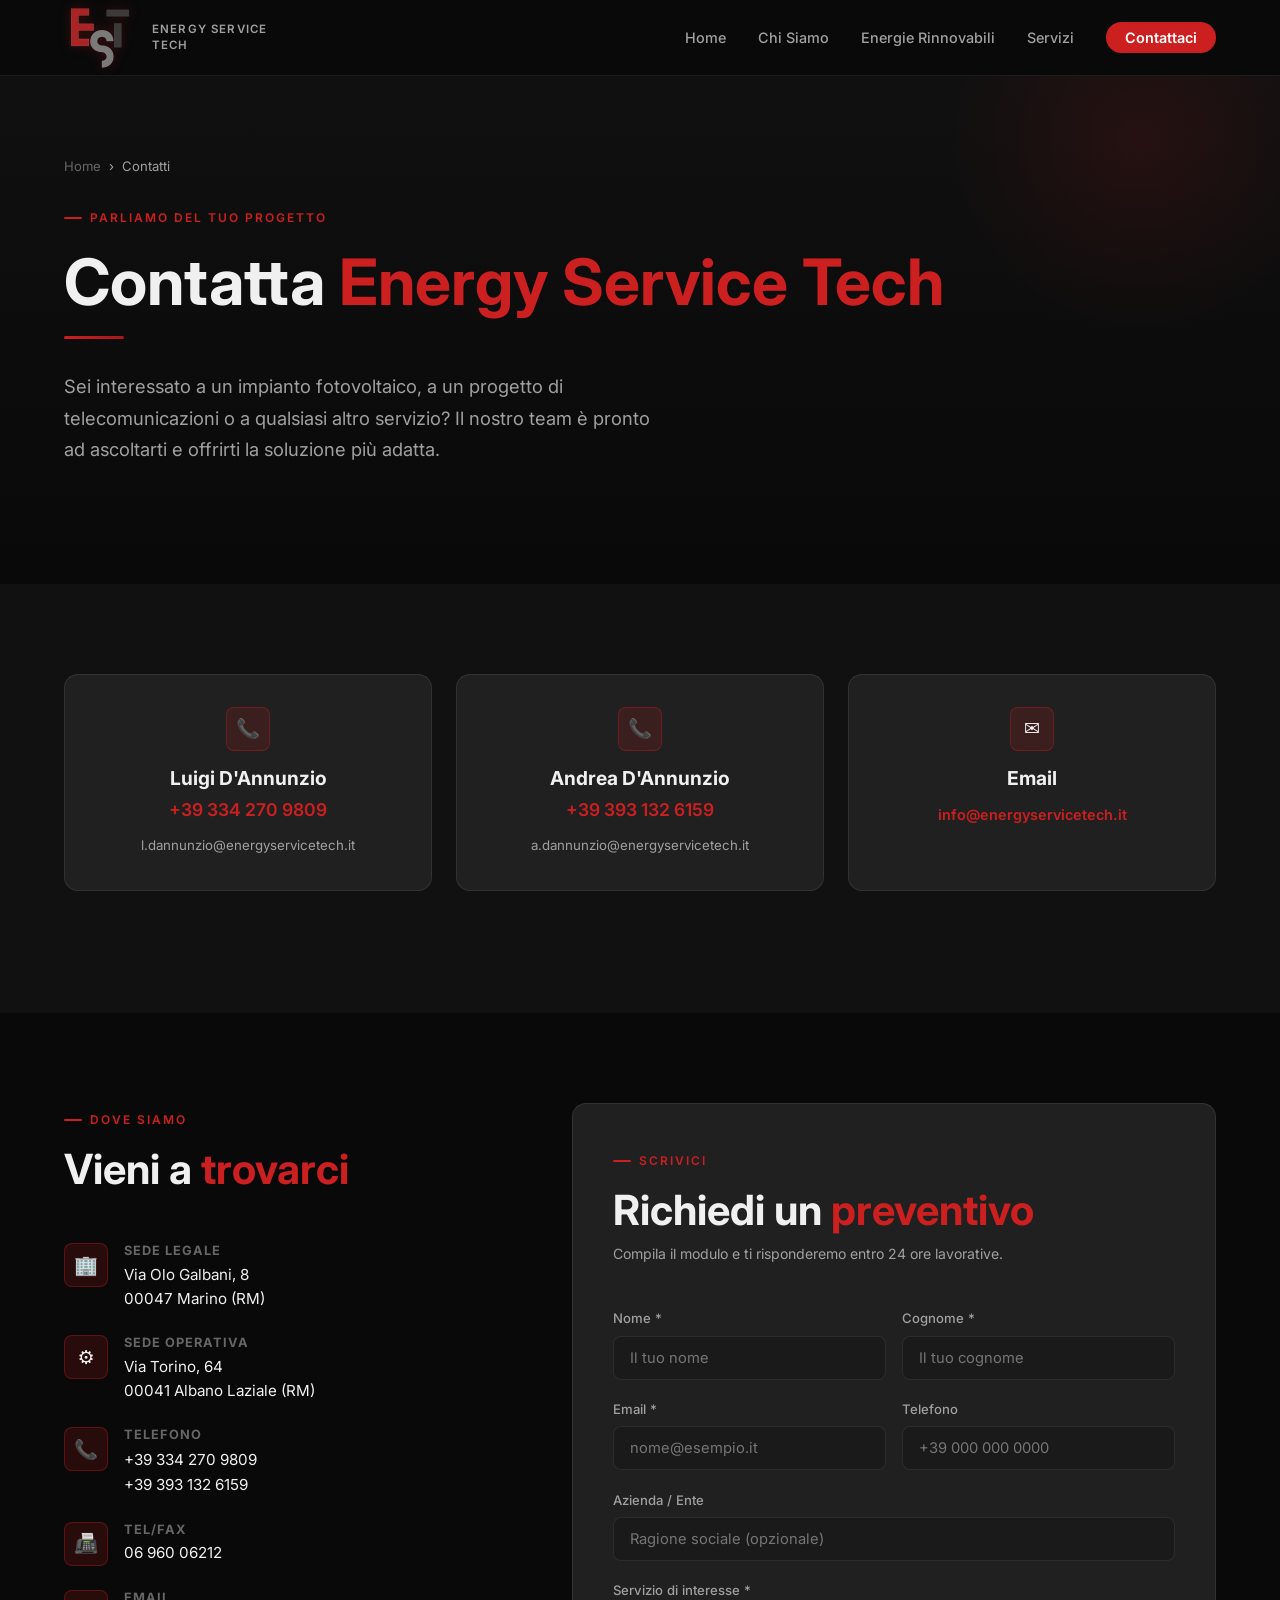
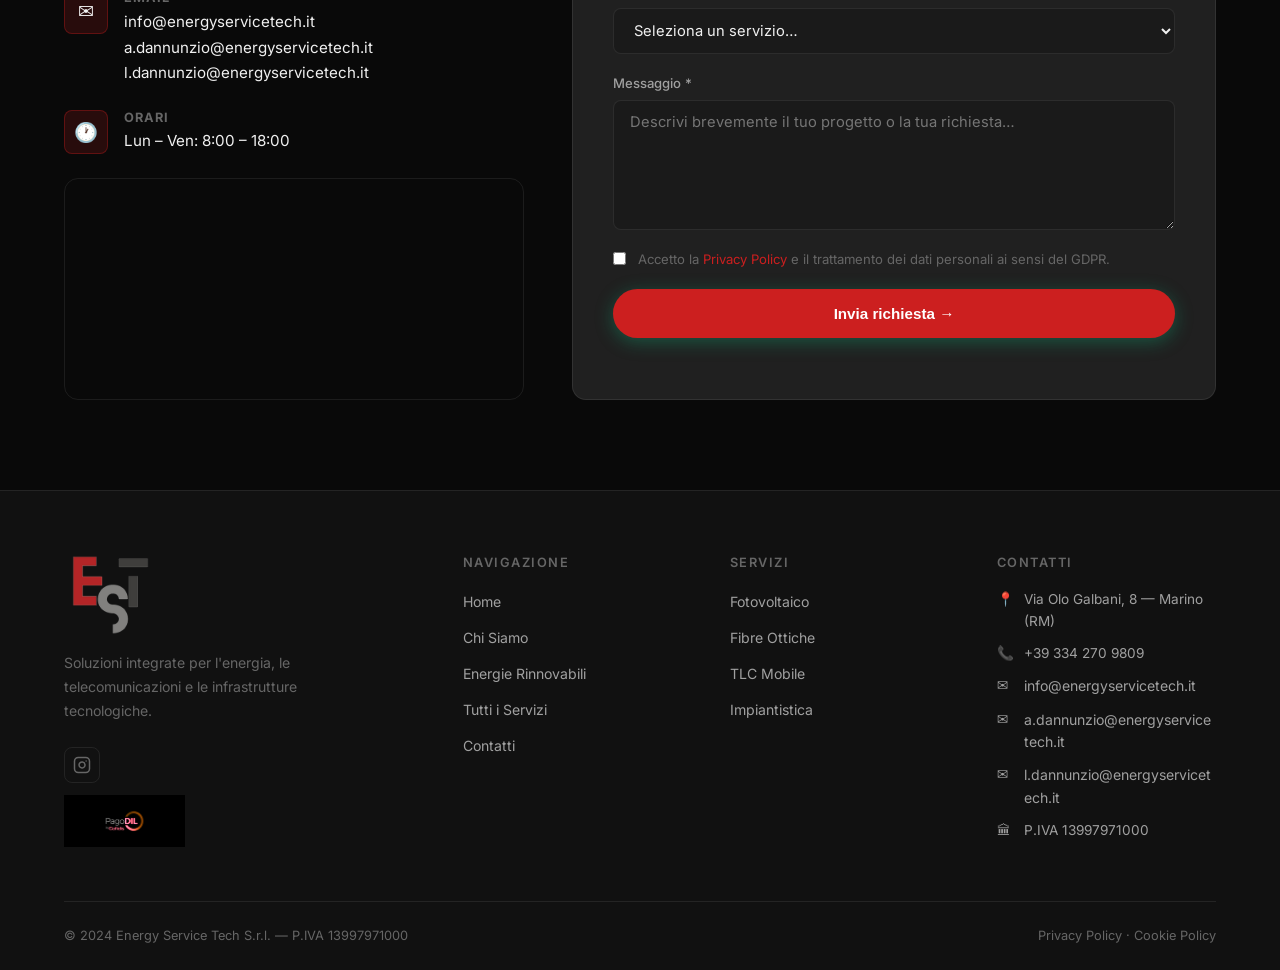
<file: contatti.html>
<!DOCTYPE html>
<html lang="it">
<head>
<meta charset="UTF-8"/>
<meta name="viewport" content="width=device-width, initial-scale=1.0"/>
<title>Contatti — Energy Service Tech</title>
<meta name="description" content="Contatta Energy Service Tech per un preventivo gratuito su impianti fotovoltaici, energie rinnovabili e soluzioni tecnologiche. Siamo a Marino (Roma)."/>
<link rel="preconnect" href="https://fonts.googleapis.com"/>
<link rel="preconnect" href="https://fonts.gstatic.com" crossorigin/>
<link href="https://fonts.googleapis.com/css2?family=Inter:wght@400;500;600;700;800&display=swap" rel="stylesheet"/>
<link rel="icon" href="favicon.svg" type="image/svg+xml"/>
<link rel="icon" href="favicon.ico" sizes="any"/>
<link rel="stylesheet" href="style.css"/>
</head>
<body>

<!-- ═══════════ NAVBAR ═══════════ -->
<nav class="navbar">
  <a href="index.html" class="nav-logo" style="display:flex;align-items:center;gap:.75rem;">
    <img src="logo.png" alt="Energy Service Tech Logo" height="62" style="display:block;"/>
    <span class="nav-logo-text" style="font-size:.72rem;font-weight:600;letter-spacing:.1em;color:var(--text-2);text-transform:uppercase;line-height:1.35;">Energy Service<br>Tech</span>
  </a>
  <div class="nav-toggle" id="navToggle" aria-label="Menu" role="button" tabindex="0">
    <span></span><span></span><span></span>
  </div>
  <ul class="nav-links" id="navLinks">
    <li><a href="index.html">Home</a></li>
    <li><a href="chi-siamo.html">Chi Siamo</a></li>
    <li><a href="rinnovabili.html">Energie Rinnovabili</a></li>
    <li><a href="servizi.html">Servizi</a></li>
    <li><a href="contatti.html" class="active nav-cta">Contattaci</a></li>
  </ul>
</nav>

<!-- ═══════════ PAGE HERO ═══════════ -->
<div class="page-hero">
  <div class="page-hero-inner">
    <div class="breadcrumb">
      <a href="index.html">Home</a>
      <span>›</span>
      <span>Contatti</span>
    </div>
    <div class="section-tag">Parliamo del tuo progetto</div>
    <h1>Contatta <span class="highlight">Energy Service Tech</span></h1>
    <div class="divider"></div>
    <p class="hero-sub" style="max-width:600px;">Sei interessato a un impianto fotovoltaico, a un progetto di telecomunicazioni o a qualsiasi altro servizio? Il nostro team è pronto ad ascoltarti e offrirti la soluzione più adatta.</p>
  </div>
</div>

<!-- ═══════════ CONTATTI PRINCIPALI ═══════════ -->
<section style="background:var(--bg-1);">
  <div class="section-inner">
    <div style="display:grid;grid-template-columns:repeat(auto-fit,minmax(220px,1fr));gap:1.5rem;" class="mb-4">
      <div class="card text-center fade-in">
        <div class="contact-icon" style="margin:0 auto 1rem;">📞</div>
        <h3 style="margin-bottom:.4rem;">Luigi D'Annunzio</h3>
        <p style="color:var(--green);font-size:1.1rem;font-weight:600;margin-bottom:.5rem;"><a href="tel:+393342709809" style="color:inherit;text-decoration:none;">+39 334 270 9809</a></p>
        <p><a href="mailto:l.dannunzio@energyservicetech.it" style="color:var(--text-2);font-size:.83rem;text-decoration:none;word-break:break-all;">l.dannunzio@energyservicetech.it</a></p>
      </div>
      <div class="card text-center fade-in">
        <div class="contact-icon" style="margin:0 auto 1rem;">📞</div>
        <h3 style="margin-bottom:.4rem;">Andrea D'Annunzio</h3>
        <p style="color:var(--green);font-size:1.1rem;font-weight:600;margin-bottom:.5rem;"><a href="tel:+393931326159" style="color:inherit;text-decoration:none;">+39 393 132 6159</a></p>
        <p><a href="mailto:a.dannunzio@energyservicetech.it" style="color:var(--text-2);font-size:.83rem;text-decoration:none;word-break:break-all;">a.dannunzio@energyservicetech.it</a></p>
      </div>
      <div class="card text-center fade-in">
        <div class="contact-icon" style="margin:0 auto 1rem;">✉️</div>
        <h3 style="margin-bottom:.8rem;">Email</h3>
        <p><a href="mailto:info@energyservicetech.it" style="color:var(--green);font-size:.9rem;font-weight:600;text-decoration:none;word-break:break-all;">info@energyservicetech.it</a></p>
      </div>
    </div>
  </div>
</section>

<!-- ═══════════ FORM + INFO ═══════════ -->
<section>
  <div class="contact-grid">
    <!-- INFO -->
    <div class="contact-info fade-in">
      <div>
        <div class="section-tag">Dove siamo</div>
        <h2 style="margin-bottom:1.5rem;">Vieni a <span class="highlight">trovarci</span></h2>
      </div>

      <div class="contact-item">
        <div class="contact-icon">🏢</div>
        <div>
          <h4>Sede Legale</h4>
          <p>Via Olo Galbani, 8<br>00047 Marino (RM)</p>
        </div>
      </div>

      <div class="contact-item">
        <div class="contact-icon">⚙️</div>
        <div>
          <h4>Sede Operativa</h4>
          <p>Via Torino, 64<br>00041 Albano Laziale (RM)</p>
        </div>
      </div>

      <div class="contact-item">
        <div class="contact-icon">📞</div>
        <div>
          <h4>Telefono</h4>
          <a href="tel:+393342709809">+39 334 270 9809</a><br>
          <a href="tel:+393931326159">+39 393 132 6159</a>
        </div>
      </div>

      <div class="contact-item">
        <div class="contact-icon">📠</div>
        <div>
          <h4>Tel/Fax</h4>
          <p>06 960 06212</p>
        </div>
      </div>

      <div class="contact-item">
        <div class="contact-icon">✉️</div>
        <div>
          <h4>Email</h4>
          <a href="mailto:info@energyservicetech.it">info@energyservicetech.it</a><br>
          <a href="mailto:a.dannunzio@energyservicetech.it" style="word-break:break-all;">a.dannunzio@energyservicetech.it</a><br>
          <a href="mailto:l.dannunzio@energyservicetech.it" style="word-break:break-all;">l.dannunzio@energyservicetech.it</a>
        </div>
      </div>

      <div class="contact-item">
        <div class="contact-icon">🕐</div>
        <div>
          <h4>Orari</h4>
          <p>Lun – Ven: 8:00 – 18:00</p>
        </div>
      </div>

      <!-- Mappa placeholder -->
      <div style="border-radius:var(--radius);overflow:hidden;border:1px solid var(--border);">
        <iframe
          src="https://maps.google.com/maps?q=Via+Torino+64+00041+Albano+Laziale+Roma+Italia&t=&z=16&ie=UTF8&iwloc=&output=embed"
          width="100%"
          height="220"
          style="border:0;display:block;filter:invert(90%) hue-rotate(180deg);"
          allowfullscreen=""
          loading="lazy"
          referrerpolicy="no-referrer-when-downgrade"
          title="Energy Service Tech — Via Torino 64, Albano Laziale (RM)">
        </iframe>
      </div>
    </div>

    <!-- FORM -->
    <div class="contact-form fade-in">
      <div>
        <div class="section-tag">Scrivici</div>
        <h2 style="margin-bottom:.4rem;">Richiedi un <span class="highlight">preventivo</span></h2>
        <p style="font-size:.88rem;color:var(--text-2);margin-bottom:1.5rem;">Compila il modulo e ti risponderemo entro 24 ore lavorative.</p>
      </div>

      <div class="form-row">
        <div class="form-group">
          <label for="nome">Nome *</label>
          <input type="text" id="nome" name="nome" placeholder="Il tuo nome" required/>
        </div>
        <div class="form-group">
          <label for="cognome">Cognome *</label>
          <input type="text" id="cognome" name="cognome" placeholder="Il tuo cognome" required/>
        </div>
      </div>

      <div class="form-row">
        <div class="form-group">
          <label for="email">Email *</label>
          <input type="email" id="email" name="email" placeholder="nome@esempio.it" required/>
        </div>
        <div class="form-group">
          <label for="telefono">Telefono</label>
          <input type="tel" id="telefono" name="telefono" placeholder="+39 000 000 0000"/>
        </div>
      </div>

      <div class="form-group">
        <label for="azienda">Azienda / Ente</label>
        <input type="text" id="azienda" name="azienda" placeholder="Ragione sociale (opzionale)"/>
      </div>

      <div class="form-group">
        <label for="servizio">Servizio di interesse *</label>
        <select id="servizio" name="servizio" required>
          <option value="" disabled selected>Seleziona un servizio…</option>
          <option value="fotovoltaico">☀️ Impianto Fotovoltaico</option>
          <option value="fibre">🔆 Fibre Ottiche</option>
          <option value="tlc-mobile">📡 TLC — Rete Mobile / 5G</option>
          <option value="tlc-fissa">🌐 TLC — Rete Fissa</option>
          <option value="impiantistica">⚡ Impiantistica & Automazione</option>
          <option value="dpi">🛡️ Ispezione DPI</option>
          <option value="altro">Altro / Informazioni generali</option>
        </select>
      </div>

      <div class="form-group">
        <label for="messaggio">Messaggio *</label>
        <textarea id="messaggio" name="messaggio" placeholder="Descrivi brevemente il tuo progetto o la tua richiesta…" required></textarea>
      </div>

      <div style="display:flex;align-items:flex-start;gap:.75rem;font-size:.82rem;color:var(--text-3);">
        <input type="checkbox" id="privacy" name="privacy" required style="margin-top:3px;accent-color:var(--green);"/>
        <label for="privacy">Accetto la <a href="#" style="color:var(--green);">Privacy Policy</a> e il trattamento dei dati personali ai sensi del GDPR.</label>
      </div>

      <button type="submit" class="btn btn-primary" style="width:100%;justify-content:center;padding:1rem;" onclick="handleSubmit(event)">
        Invia richiesta →
      </button>

      <div id="form-success" style="display:none;background:var(--green-glow);border:1px solid var(--border-green);border-radius:var(--radius-sm);padding:1rem;text-align:center;font-size:.9rem;color:var(--green-light);">
        ✅ Messaggio inviato con successo! Ti contatteremo entro 24 ore.
      </div>
    </div>
  </div>
</section>

<!-- ═══════════ FOOTER ═══════════ -->
<footer class="footer">
  <div class="footer-inner">
    <div class="footer-top">
      <div class="footer-brand">
        <div class="footer-logo"><img src="logo-large.png" alt="Energy Service Tech" height="80" style="display:block;"/></div>
        <p>Soluzioni integrate per l'energia, le telecomunicazioni e le infrastrutture tecnologiche.</p>

        <div style="margin-top:1rem;display:flex;flex-direction:column;gap:.75rem;align-items:flex-start;">
          <a href="https://www.instagram.com/_energyservicetech_s.r.l/" target="_blank" rel="noopener" title="Seguici su Instagram" style="display:inline-flex;align-items:center;justify-content:center;width:36px;height:36px;border-radius:8px;border:1px solid var(--border);color:var(--text-3);transition:color .2s,border-color .2s;text-decoration:none;" onmouseover="this.style.color='#E1306C';this.style.borderColor='#E1306C'" onmouseout="this.style.color='';this.style.borderColor=''">
            <svg xmlns="http://www.w3.org/2000/svg" width="18" height="18" viewBox="0 0 24 24" fill="none" stroke="currentColor" stroke-width="2" stroke-linecap="round" stroke-linejoin="round"><rect x="2" y="2" width="20" height="20" rx="5" ry="5"/><path d="M16 11.37A4 4 0 1 1 12.63 8 4 4 0 0 1 16 11.37z"/><line x1="17.5" y1="6.5" x2="17.51" y2="6.5"/></svg>
          </a>
          <a href="https://www.pagodil.it" target="_blank" rel="noopener" title="Finanziamento PagoDIL by Cofidis" style="display:inline-block;line-height:0;">
            <img src="logo-pagodil.png" alt="PagoDIL by Cofidis" style="height:52px;width:auto;display:block;filter:invert(1) hue-rotate(180deg);"/>
          </a>
        </div>
      </div>
      <div class="footer-col">
        <h4>Navigazione</h4>
        <ul>
          <li><a href="index.html">Home</a></li>
          <li><a href="chi-siamo.html">Chi Siamo</a></li>
          <li><a href="rinnovabili.html">Energie Rinnovabili</a></li>
          <li><a href="servizi.html">Tutti i Servizi</a></li>
          <li><a href="contatti.html">Contatti</a></li>
        </ul>
      </div>
      <div class="footer-col">
        <h4>Servizi</h4>
        <ul>
          <li><a href="rinnovabili.html">Fotovoltaico</a></li>
          <li><a href="servizi.html#fibre">Fibre Ottiche</a></li>
          <li><a href="servizi.html#tlc-mobile">TLC Mobile</a></li>
          <li><a href="servizi.html#impiantistica">Impiantistica</a></li>
        </ul>
      </div>
      <div class="footer-col">
        <h4>Contatti</h4>
        <div class="footer-contact-item"><span>📍</span><span>Via Olo Galbani, 8 — Marino (RM)</span></div>
        <div class="footer-contact-item"><span>📞</span><span>+39 334 270 9809</span></div>
        <div class="footer-contact-item"><span>✉️</span><span><a href="mailto:info@energyservicetech.it">info@energyservicetech.it</a></span></div>
        <div class="footer-contact-item"><span>✉️</span><span><a href="mailto:a.dannunzio@energyservicetech.it" style="word-break:break-all;">a.dannunzio@energyservicetech.it</a></span></div>
        <div class="footer-contact-item"><span>✉️</span><span><a href="mailto:l.dannunzio@energyservicetech.it" style="word-break:break-all;">l.dannunzio@energyservicetech.it</a></span></div>
        <div class="footer-contact-item"><span>🏛</span><span>P.IVA 13997971000</span></div>
      </div>
    </div>
    <div class="footer-bottom">
      <p>© 2024 Energy Service Tech S.r.l. — P.IVA 13997971000</p>
      <p><a href="#">Privacy Policy</a> · <a href="#">Cookie Policy</a></p>
    </div>
  </div>
</footer>

<script>
const toggle = document.getElementById('navToggle');
const links  = document.getElementById('navLinks');
toggle.addEventListener('click', () => {
  links.classList.toggle('open');
  toggle.classList.toggle('active');
});
links.querySelectorAll('a').forEach(a => {
  a.addEventListener('click', () => { links.classList.remove('open'); toggle.classList.remove('active'); });
});
document.addEventListener('click', e => {
  if (!toggle.contains(e.target) && !links.contains(e.target)) {
    links.classList.remove('open'); toggle.classList.remove('active');
  }
});
const obs = new IntersectionObserver(entries => {
  entries.forEach(e => { if(e.isIntersecting) { e.target.classList.add('visible'); obs.unobserve(e.target); } });
}, { threshold: 0.1 });
document.querySelectorAll('.fade-in').forEach(el => obs.observe(el));

function handleSubmit(e) {
  e.preventDefault();
  const success = document.getElementById('form-success');
  success.style.display = 'block';
  e.target.closest('section').querySelector('button[type=submit]').style.display = 'none';
}
</script>
</body>
</html>
</file>
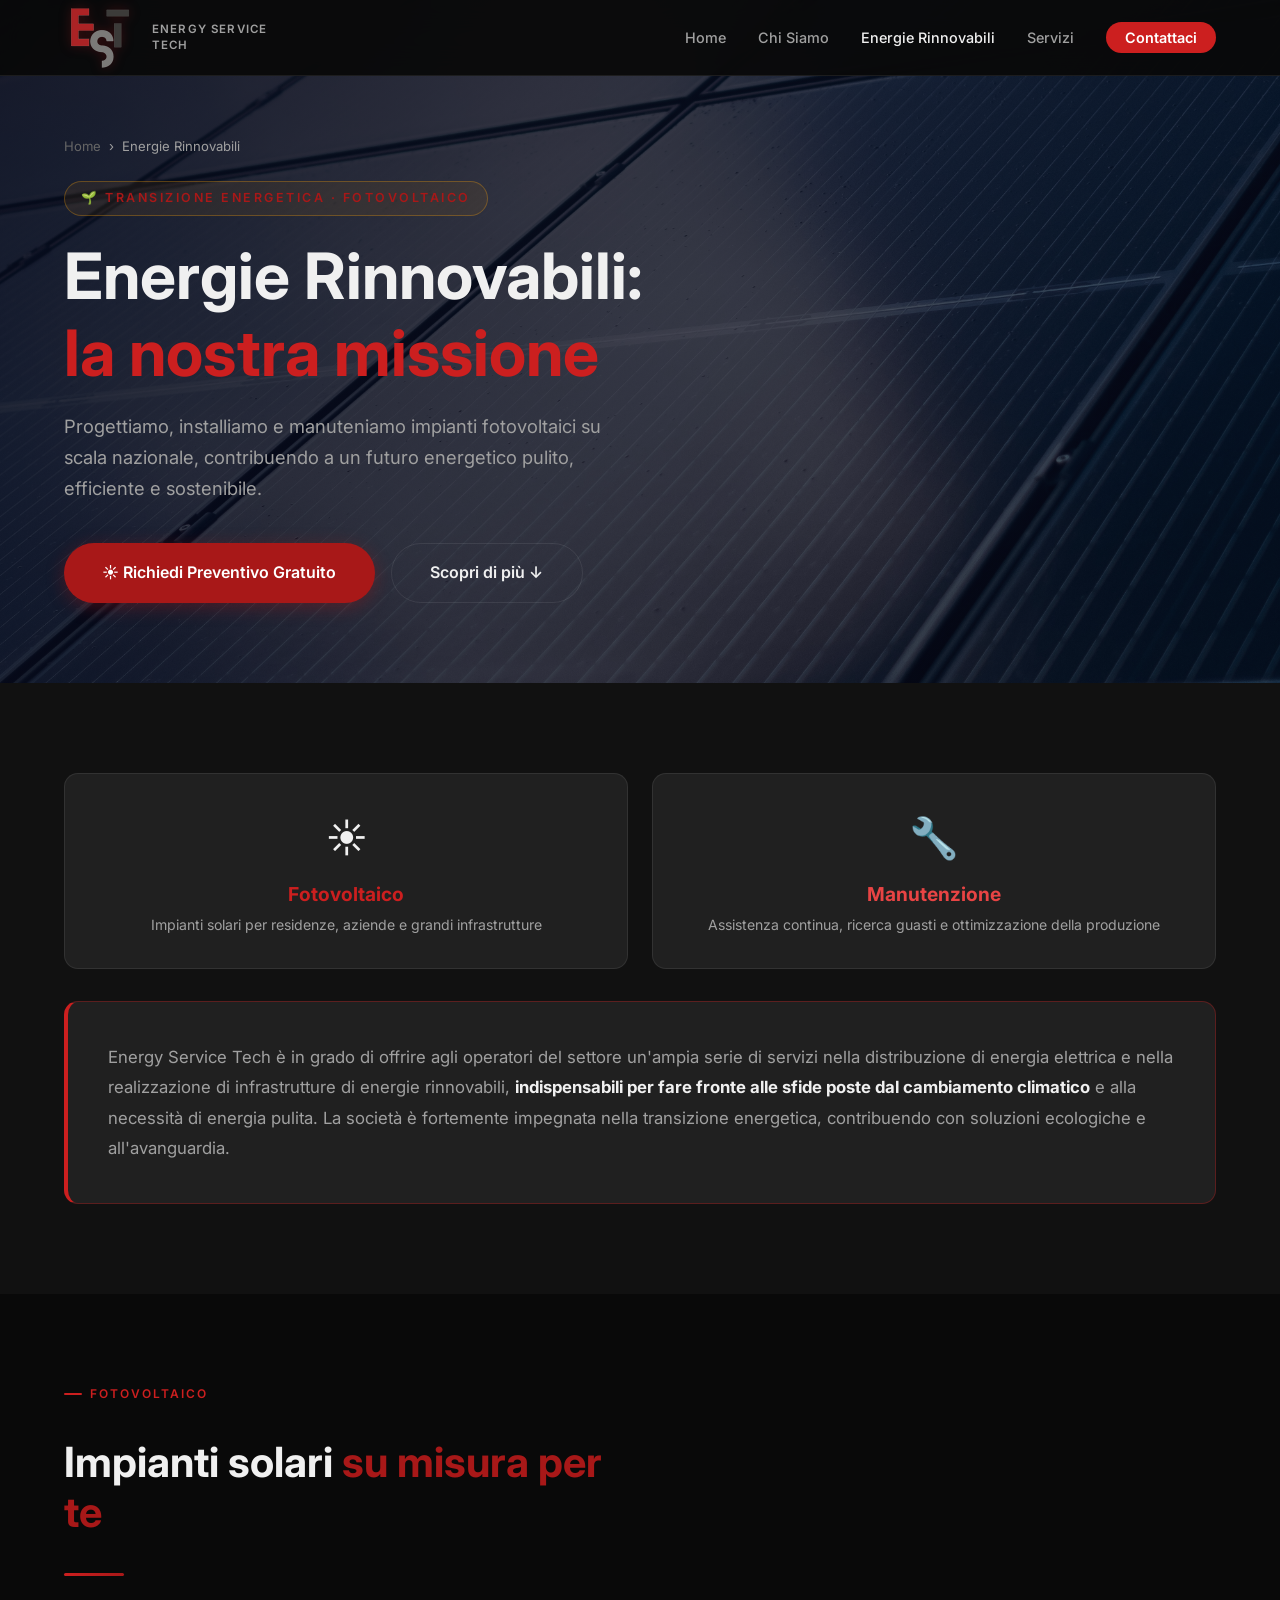
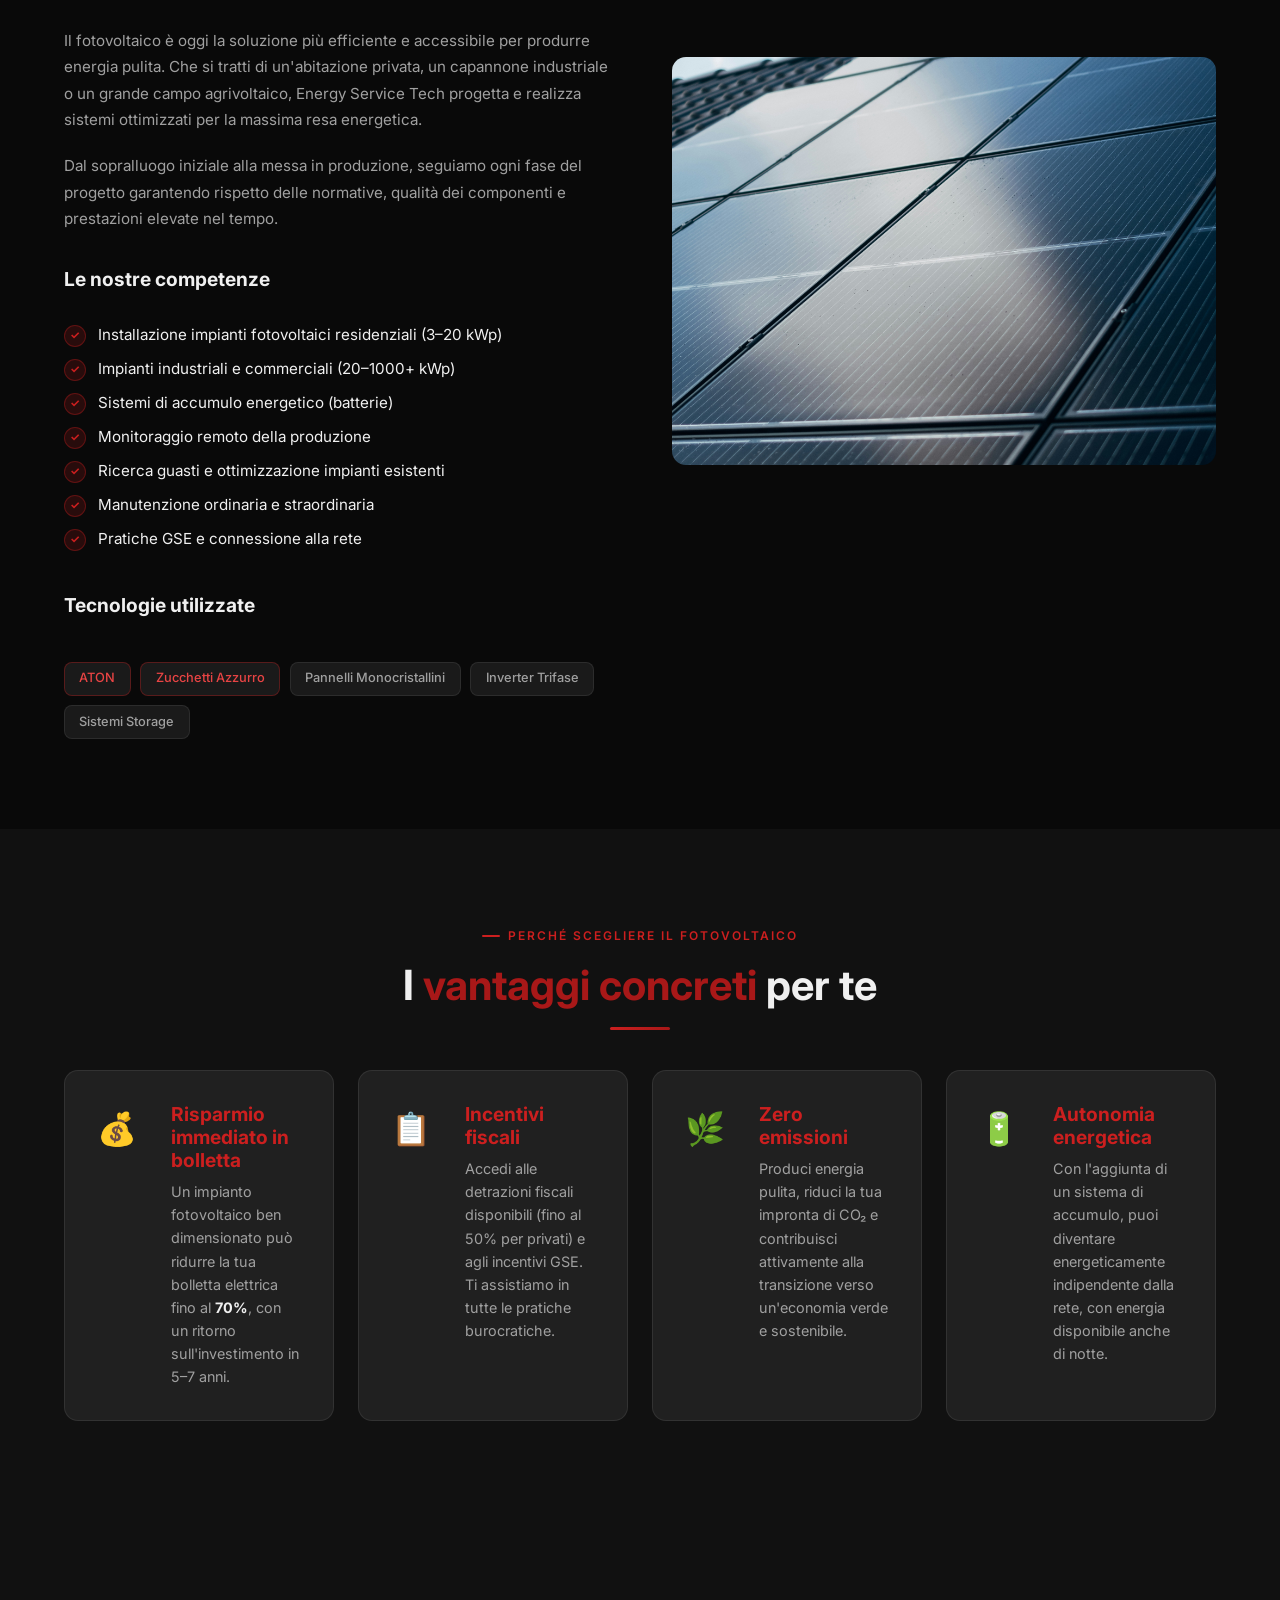
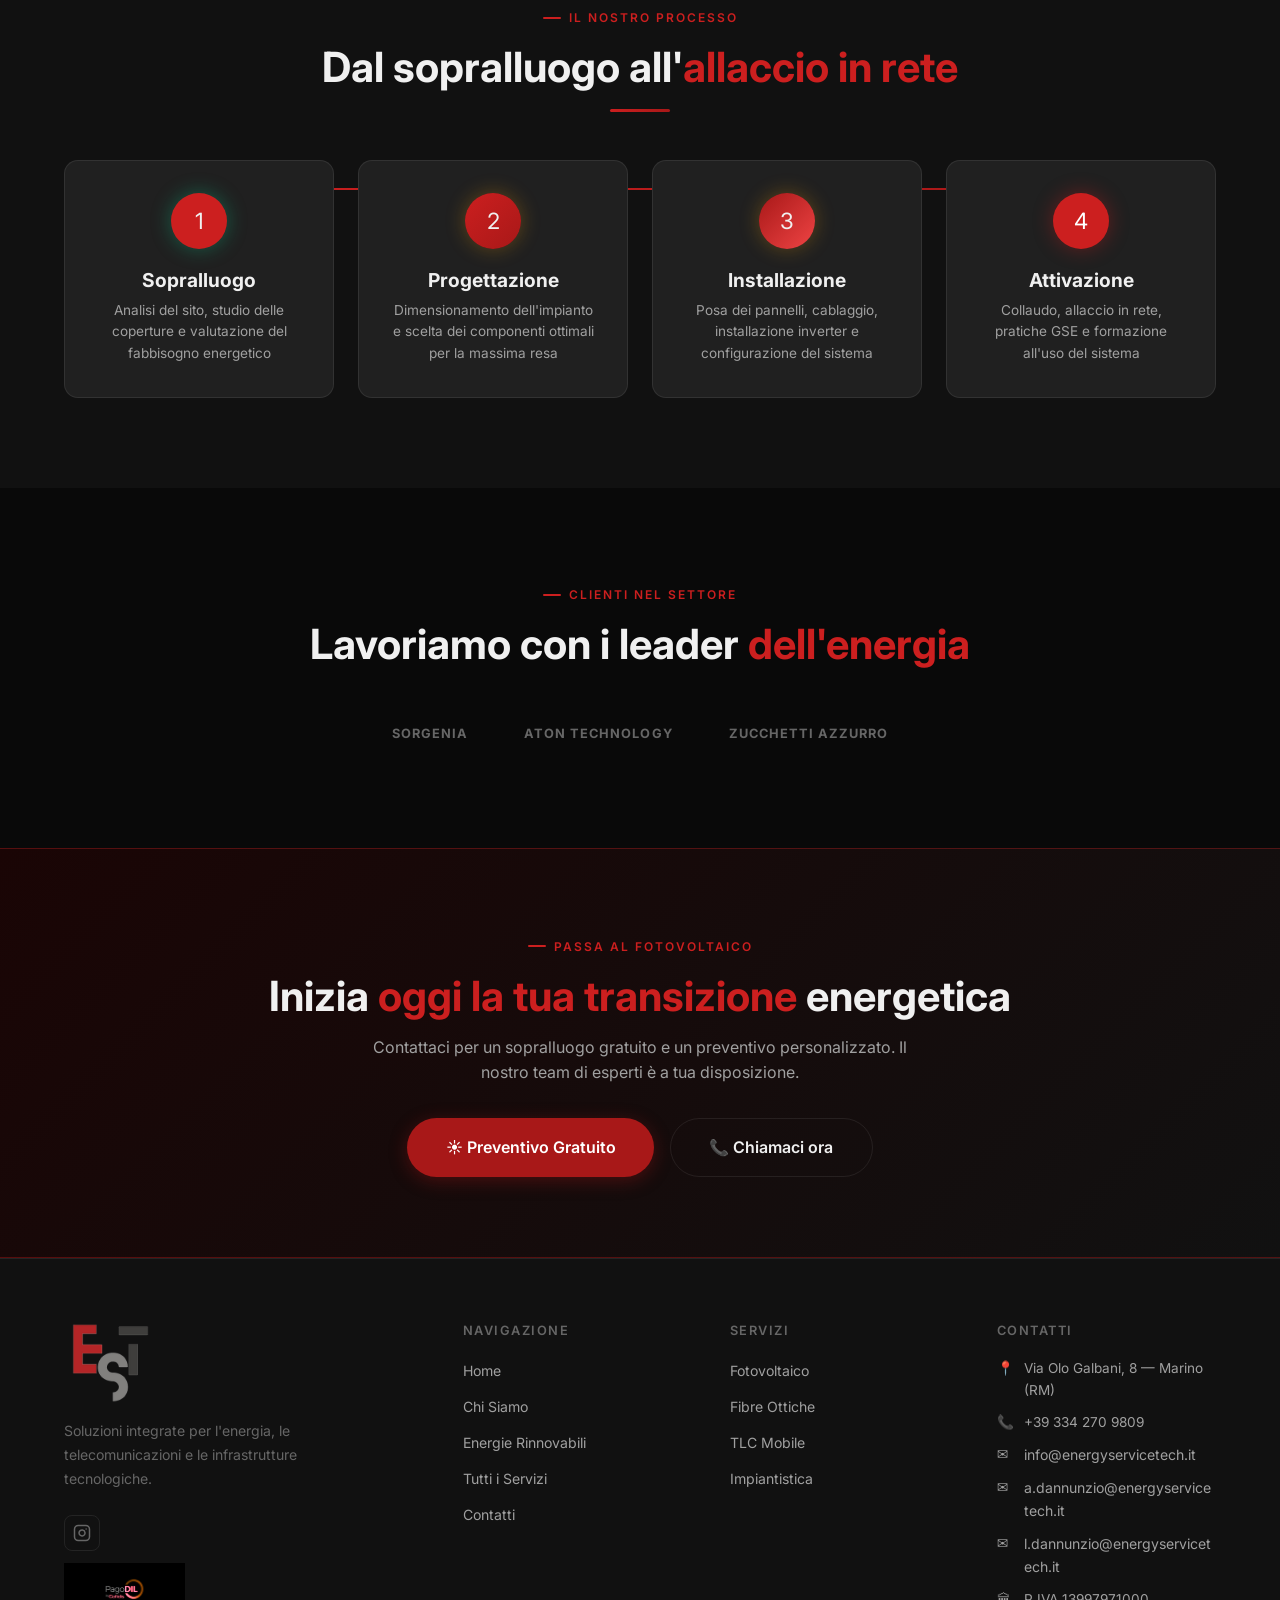
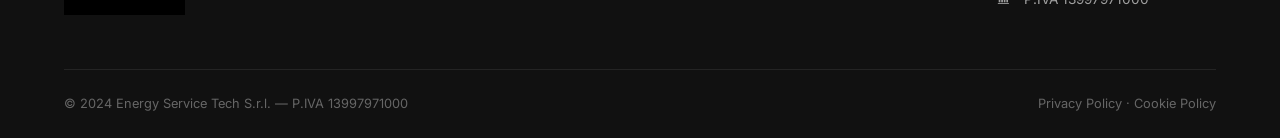
<file: rinnovabili.html>
<!DOCTYPE html>
<html lang="it">
<head>
<meta charset="UTF-8"/>
<meta name="viewport" content="width=device-width, initial-scale=1.0"/>
<title>Energie Rinnovabili & Fotovoltaico — Energy Service Tech</title>
<meta name="description" content="Installazione impianti fotovoltaici. Energy Service Tech offre soluzioni complete per la transizione energetica: progettazione, installazione, manutenzione."/>
<link rel="preconnect" href="https://fonts.googleapis.com"/>
<link rel="preconnect" href="https://fonts.gstatic.com" crossorigin/>
<link href="https://fonts.googleapis.com/css2?family=Inter:wght@400;500;600;700;800&display=swap" rel="stylesheet"/>
<link rel="icon" href="favicon.svg" type="image/svg+xml"/>
<link rel="icon" href="favicon.ico" sizes="any"/>
<link rel="stylesheet" href="style.css"/>
</head>
<body>

<!-- ═══════════ NAVBAR ═══════════ -->
<nav class="navbar">
  <a href="index.html" class="nav-logo" style="display:flex;align-items:center;gap:.75rem;">
    <img src="logo.png" alt="Energy Service Tech Logo" height="62" style="display:block;"/>
    <span class="nav-logo-text" style="font-size:.72rem;font-weight:600;letter-spacing:.1em;color:var(--text-2);text-transform:uppercase;line-height:1.35;">Energy Service<br>Tech</span>
  </a>
  <div class="nav-toggle" id="navToggle" aria-label="Menu" role="button" tabindex="0">
    <span></span><span></span><span></span>
  </div>
  <ul class="nav-links" id="navLinks">
    <li><a href="index.html">Home</a></li>
    <li><a href="chi-siamo.html">Chi Siamo</a></li>
    <li><a href="rinnovabili.html" class="active">Energie Rinnovabili</a></li>
    <li><a href="servizi.html">Servizi</a></li>
    <li><a href="contatti.html" class="nav-cta">Contattaci</a></li>
  </ul>
</nav>

<!-- ═══════════ HERO ═══════════ -->
<section class="hero" style="min-height:75vh;">
  <div class="hero-bg" style="background-image:url('pannelli solari 1.jpg');"></div>
  <div class="hero-content">
    <div class="breadcrumb">
      <a href="index.html">Home</a>
      <span>›</span>
      <span>Energie Rinnovabili</span>
    </div>
    <div class="hero-eyebrow">🌱 Transizione Energetica · Fotovoltaico</div>
    <h1>Energie Rinnovabili: <br><span class="highlight">la nostra missione</span></h1>
    <p class="hero-sub">Progettiamo, installiamo e manuteniamo impianti fotovoltaici su scala nazionale, contribuendo a un futuro energetico pulito, efficiente e sostenibile.</p>
    <div class="hero-ctas">
      <a href="contatti.html" class="btn btn-solar btn-lg">☀️ Richiedi Preventivo Gratuito</a>
      <a href="#fotovoltaico" class="btn btn-outline btn-lg">Scopri di più ↓</a>
    </div>
  </div>
</section>

<!-- ═══════════ INTRO RINNOVABILI ═══════════ -->
<section style="background:var(--bg-1);">
  <div class="section-inner">
    <div style="display:grid;grid-template-columns:repeat(auto-fit,minmax(220px,1fr));gap:1.5rem;" class="mb-4">
      <div class="card text-center fade-in">
        <div style="font-size:2.5rem;margin-bottom:.8rem;">☀️</div>
        <h3 style="color:var(--green);margin-bottom:.5rem;">Fotovoltaico</h3>
        <p style="font-size:.88rem;color:var(--text-2);">Impianti solari per residenze, aziende e grandi infrastrutture</p>
      </div>
      <div class="card text-center fade-in">
        <div style="font-size:2.5rem;margin-bottom:.8rem;">🔧</div>
        <h3 style="color:var(--green-light);margin-bottom:.5rem;">Manutenzione</h3>
        <p style="font-size:.88rem;color:var(--text-2);">Assistenza continua, ricerca guasti e ottimizzazione della produzione</p>
      </div>
    </div>

    <div style="background:var(--bg-card);border:1px solid var(--border-green);border-radius:var(--radius);padding:2.5rem;border-left:4px solid var(--green);" class="fade-in">
      <p style="font-size:1.05rem;line-height:1.8;color:var(--text-2);">
        Energy Service Tech è in grado di offrire agli operatori del settore un'ampia serie di servizi nella distribuzione di energia elettrica e nella realizzazione di infrastrutture di energie rinnovabili, <strong style="color:var(--text-1)">indispensabili per fare fronte alle sfide poste dal cambiamento climatico</strong> e alla necessità di energia pulita. La società è fortemente impegnata nella transizione energetica, contribuendo con soluzioni ecologiche e all'avanguardia.
      </p>
    </div>
  </div>
</section>

<!-- ═══════════ FOTOVOLTAICO ═══════════ -->
<section id="fotovoltaico">
  <div class="feature-row">
    <div class="feature-text fade-in">
      <div class="section-tag">Fotovoltaico</div>
      <h2>Impianti solari <span class="highlight-s">su misura per te</span></h2>
      <div class="divider"></div>
      <p>Il fotovoltaico è oggi la soluzione più efficiente e accessibile per produrre energia pulita. Che si tratti di un'abitazione privata, un capannone industriale o un grande campo agrivoltaico, Energy Service Tech progetta e realizza sistemi ottimizzati per la massima resa energetica.</p>
      <p>Dal sopralluogo iniziale alla messa in produzione, seguiamo ogni fase del progetto garantendo rispetto delle normative, qualità dei componenti e prestazioni elevate nel tempo.</p>

      <h3 style="margin-top:1rem;margin-bottom:.8rem;">Le nostre competenze</h3>
      <div class="comp-list">
        <div class="comp-item">Installazione impianti fotovoltaici residenziali (3–20 kWp)</div>
        <div class="comp-item">Impianti industriali e commerciali (20–1000+ kWp)</div>
        <div class="comp-item">Sistemi di accumulo energetico (batterie)</div>
        <div class="comp-item">Monitoraggio remoto della produzione</div>
        <div class="comp-item">Ricerca guasti e ottimizzazione impianti esistenti</div>
        <div class="comp-item">Manutenzione ordinaria e straordinaria</div>
        <div class="comp-item">Pratiche GSE e connessione alla rete</div>
      </div>

      <h3 style="margin-top:1.5rem;margin-bottom:.6rem;">Tecnologie utilizzate</h3>
      <div class="tech-badges">
        <span class="tech-badge" style="border-color:var(--border-green);color:var(--green-light);">ATON</span>
        <span class="tech-badge" style="border-color:var(--border-green);color:var(--green-light);">Zucchetti Azzurro</span>
        <span class="tech-badge">Pannelli Monocristallini</span>
        <span class="tech-badge">Inverter Trifase</span>
        <span class="tech-badge">Sistemi Storage</span>
      </div>
    </div>
    <div class="feature-img fade-in">
      <img src="pannelli solari 1.jpg" alt="Pannelli fotovoltaici - Energy Service Tech" loading="lazy"/>
    </div>
  </div>
</section>

<!-- ═══════════ VANTAGGI ═══════════ -->
<section style="background:var(--bg-1);">
  <div class="section-inner">
    <div class="text-center">
      <div class="section-tag">Perché scegliere il fotovoltaico</div>
      <h2 class="section-title">I <span class="highlight-s">vantaggi concreti</span> per te</h2>
      <div class="divider"></div>
    </div>
    <div style="display:grid;grid-template-columns:repeat(auto-fit,minmax(260px,1fr));gap:1.5rem;margin-top:2.5rem;">
      <div class="card fade-in" style="display:flex;gap:1.5rem;align-items:flex-start;">
        <div style="font-size:2rem;min-width:50px;">💰</div>
        <div>
          <h3 style="margin-bottom:.5rem;color:var(--green);">Risparmio immediato in bolletta</h3>
          <p style="font-size:.9rem;color:var(--text-2);">Un impianto fotovoltaico ben dimensionato può ridurre la tua bolletta elettrica fino al <strong style="color:var(--text-1)">70%</strong>, con un ritorno sull'investimento in 5–7 anni.</p>
        </div>
      </div>
      <div class="card fade-in" style="display:flex;gap:1.5rem;align-items:flex-start;">
        <div style="font-size:2rem;min-width:50px;">📋</div>
        <div>
          <h3 style="margin-bottom:.5rem;color:var(--green);">Incentivi fiscali</h3>
          <p style="font-size:.9rem;color:var(--text-2);">Accedi alle detrazioni fiscali disponibili (fino al 50% per privati) e agli incentivi GSE. Ti assistiamo in tutte le pratiche burocratiche.</p>
        </div>
      </div>
      <div class="card fade-in" style="display:flex;gap:1.5rem;align-items:flex-start;">
        <div style="font-size:2rem;min-width:50px;">🌿</div>
        <div>
          <h3 style="margin-bottom:.5rem;color:var(--green);">Zero emissioni</h3>
          <p style="font-size:.9rem;color:var(--text-2);">Produci energia pulita, riduci la tua impronta di CO₂ e contribuisci attivamente alla transizione verso un'economia verde e sostenibile.</p>
        </div>
      </div>
      <div class="card fade-in" style="display:flex;gap:1.5rem;align-items:flex-start;">
        <div style="font-size:2rem;min-width:50px;">🔋</div>
        <div>
          <h3 style="margin-bottom:.5rem;color:var(--green);">Autonomia energetica</h3>
          <p style="font-size:.9rem;color:var(--text-2);">Con l'aggiunta di un sistema di accumulo, puoi diventare energeticamente indipendente dalla rete, con energia disponibile anche di notte.</p>
        </div>
      </div>
    </div>
  </div>
</section>


<!-- ═══════════ PROCESSO ═══════════ -->
<section style="background:var(--bg-1);">
  <div class="section-inner">
    <div class="text-center">
      <div class="section-tag">Il nostro processo</div>
      <h2 class="section-title">Dal sopralluogo all'<span class="highlight">allaccio in rete</span></h2>
      <div class="divider"></div>
    </div>

    <div style="display:grid;grid-template-columns:repeat(auto-fit,minmax(180px,1fr));gap:1.5rem;margin-top:3rem;position:relative;">
      <!-- Line connector -->
      <div style="position:absolute;top:28px;left:calc(12.5% + 1rem);right:calc(12.5% + 1rem);height:2px;background:linear-gradient(90deg,var(--green),var(--solar));border-radius:2px;z-index:0;"></div>

      <div class="card text-center fade-in" style="position:relative;z-index:1;">
        <div style="width:56px;height:56px;background:var(--green);border-radius:50%;display:flex;align-items:center;justify-content:center;font-size:1.4rem;margin:0 auto 1.2rem;box-shadow:0 0 20px rgba(16,185,129,.4);">1</div>
        <h3 style="margin-bottom:.5rem;">Sopralluogo</h3>
        <p style="font-size:.85rem;color:var(--text-2);">Analisi del sito, studio delle coperture e valutazione del fabbisogno energetico</p>
      </div>
      <div class="card text-center fade-in" style="position:relative;z-index:1;">
        <div style="width:56px;height:56px;background:linear-gradient(135deg,var(--green),var(--solar));border-radius:50%;display:flex;align-items:center;justify-content:center;font-size:1.4rem;margin:0 auto 1.2rem;box-shadow:0 0 20px rgba(245,158,11,.3);">2</div>
        <h3 style="margin-bottom:.5rem;">Progettazione</h3>
        <p style="font-size:.85rem;color:var(--text-2);">Dimensionamento dell'impianto e scelta dei componenti ottimali per la massima resa</p>
      </div>
      <div class="card text-center fade-in" style="position:relative;z-index:1;">
        <div style="width:56px;height:56px;background:linear-gradient(135deg,var(--solar),#ef4444);border-radius:50%;display:flex;align-items:center;justify-content:center;font-size:1.4rem;margin:0 auto 1.2rem;box-shadow:0 0 20px rgba(245,158,11,.3);">3</div>
        <h3 style="margin-bottom:.5rem;">Installazione</h3>
        <p style="font-size:.85rem;color:var(--text-2);">Posa dei pannelli, cablaggio, installazione inverter e configurazione del sistema</p>
      </div>
      <div class="card text-center fade-in" style="position:relative;z-index:1;">
        <div style="width:56px;height:56px;background:var(--green);border-radius:50%;display:flex;align-items:center;justify-content:center;font-size:1.4rem;margin:0 auto 1.2rem;color:#fff;box-shadow:0 0 20px rgba(204,31,31,.4);">4</div>
        <h3 style="margin-bottom:.5rem;">Attivazione</h3>
        <p style="font-size:.85rem;color:var(--text-2);">Collaudo, allaccio in rete, pratiche GSE e formazione all'uso del sistema</p>
      </div>
    </div>
  </div>
</section>

<!-- ═══════════ CLIENTI ═══════════ -->
<section>
  <div class="section-inner">
    <div class="text-center">
      <div class="section-tag">Clienti nel settore</div>
      <h2 class="section-title">Lavoriamo con i leader <span class="highlight">dell'energia</span></h2>
    </div>
    <div style="display:flex;flex-wrap:wrap;justify-content:center;align-items:center;gap:2rem 3.5rem;margin-top:2.5rem;">

      <a href="https://www.sorgenia.it" target="_blank" rel="noopener" class="client-logo-link" title="Sorgenia">
        <img src="https://www.sorgenia.it/sites/default/themes/sorgenia/assets/images/logo.svg" alt="Sorgenia" class="client-logo-img"
          onerror="this.outerHTML='<span class=\'client-logo-text\'>Sorgenia</span>'"/>
      </a>

      <a href="https://www.atontechnology.it" target="_blank" rel="noopener" class="client-logo-link" title="ATON Technology">
        <img src="https://logo.clearbit.com/atontechnology.it" alt="ATON Technology" class="client-logo-img"
          onerror="this.outerHTML='<span class=\'client-logo-text\'>ATON Technology</span>'"/>
      </a>

      <a href="https://www.zucchettisolar.it" target="_blank" rel="noopener" class="client-logo-link" title="Zucchetti Azzurro">
        <img src="https://logo.clearbit.com/zucchettisolar.it" alt="Zucchetti Azzurro" class="client-logo-img"
          onerror="this.outerHTML='<span class=\'client-logo-text\'>Zucchetti Azzurro</span>'"/>
      </a>

    </div>
  </div>
</section>

<!-- ═══════════ CTA FINALE ═══════════ -->
<div class="cta-band">
  <div class="section-tag" style="justify-content:center;">Passa al fotovoltaico</div>
  <h2>Inizia <span class="highlight">oggi la tua transizione</span> energetica</h2>
  <p>Contattaci per un sopralluogo gratuito e un preventivo personalizzato. Il nostro team di esperti è a tua disposizione.</p>
  <div class="btn-group">
    <a href="contatti.html" class="btn btn-solar btn-lg">☀️ Preventivo Gratuito</a>
    <a href="tel:+393342709809" class="btn btn-outline btn-lg">📞 Chiamaci ora</a>
  </div>
</div>

<!-- ═══════════ FOOTER ═══════════ -->
<footer class="footer">
  <div class="footer-inner">
    <div class="footer-top">
      <div class="footer-brand">
        <div class="footer-logo"><img src="logo-large.png" alt="Energy Service Tech" height="80" style="display:block;"/></div>
        <p>Soluzioni integrate per l'energia, le telecomunicazioni e le infrastrutture tecnologiche.</p>

        <div style="margin-top:1rem;display:flex;flex-direction:column;gap:.75rem;align-items:flex-start;">
          <a href="https://www.instagram.com/_energyservicetech_s.r.l/" target="_blank" rel="noopener" title="Seguici su Instagram" style="display:inline-flex;align-items:center;justify-content:center;width:36px;height:36px;border-radius:8px;border:1px solid var(--border);color:var(--text-3);transition:color .2s,border-color .2s;text-decoration:none;" onmouseover="this.style.color='#E1306C';this.style.borderColor='#E1306C'" onmouseout="this.style.color='';this.style.borderColor=''">
            <svg xmlns="http://www.w3.org/2000/svg" width="18" height="18" viewBox="0 0 24 24" fill="none" stroke="currentColor" stroke-width="2" stroke-linecap="round" stroke-linejoin="round"><rect x="2" y="2" width="20" height="20" rx="5" ry="5"/><path d="M16 11.37A4 4 0 1 1 12.63 8 4 4 0 0 1 16 11.37z"/><line x1="17.5" y1="6.5" x2="17.51" y2="6.5"/></svg>
          </a>
          <a href="https://www.pagodil.it" target="_blank" rel="noopener" title="Finanziamento PagoDIL by Cofidis" style="display:inline-block;line-height:0;">
            <img src="logo-pagodil.png" alt="PagoDIL by Cofidis" style="height:52px;width:auto;display:block;filter:invert(1) hue-rotate(180deg);"/>
          </a>
        </div>
      </div>
      <div class="footer-col">
        <h4>Navigazione</h4>
        <ul>
          <li><a href="index.html">Home</a></li>
          <li><a href="chi-siamo.html">Chi Siamo</a></li>
          <li><a href="rinnovabili.html">Energie Rinnovabili</a></li>
          <li><a href="servizi.html">Tutti i Servizi</a></li>
          <li><a href="contatti.html">Contatti</a></li>
        </ul>
      </div>
      <div class="footer-col">
        <h4>Servizi</h4>
        <ul>
          <li><a href="rinnovabili.html">Fotovoltaico</a></li>
          <li><a href="servizi.html#fibre">Fibre Ottiche</a></li>
          <li><a href="servizi.html#tlc-mobile">TLC Mobile</a></li>
          <li><a href="servizi.html#impiantistica">Impiantistica</a></li>
        </ul>
      </div>
      <div class="footer-col">
        <h4>Contatti</h4>
        <div class="footer-contact-item"><span>📍</span><span>Via Olo Galbani, 8 — Marino (RM)</span></div>
        <div class="footer-contact-item"><span>📞</span><span>+39 334 270 9809</span></div>
        <div class="footer-contact-item"><span>✉️</span><span><a href="mailto:info@energyservicetech.it">info@energyservicetech.it</a></span></div>
        <div class="footer-contact-item"><span>✉️</span><span><a href="mailto:a.dannunzio@energyservicetech.it" style="word-break:break-all;">a.dannunzio@energyservicetech.it</a></span></div>
        <div class="footer-contact-item"><span>✉️</span><span><a href="mailto:l.dannunzio@energyservicetech.it" style="word-break:break-all;">l.dannunzio@energyservicetech.it</a></span></div>
        <div class="footer-contact-item"><span>🏛</span><span>P.IVA 13997971000</span></div>
      </div>
    </div>
    <div class="footer-bottom">
      <p>© 2024 Energy Service Tech S.r.l. — P.IVA 13997971000</p>
      <p><a href="#">Privacy Policy</a> · <a href="#">Cookie Policy</a></p>
    </div>
  </div>
</footer>

<script>
const toggle = document.getElementById('navToggle');
const links  = document.getElementById('navLinks');
toggle.addEventListener('click', () => {
  links.classList.toggle('open');
  toggle.classList.toggle('active');
});
links.querySelectorAll('a').forEach(a => {
  a.addEventListener('click', () => { links.classList.remove('open'); toggle.classList.remove('active'); });
});
document.addEventListener('click', e => {
  if (!toggle.contains(e.target) && !links.contains(e.target)) {
    links.classList.remove('open'); toggle.classList.remove('active');
  }
});
const obs = new IntersectionObserver(entries => {
  entries.forEach(e => { if(e.isIntersecting) { e.target.classList.add('visible'); obs.unobserve(e.target); } });
}, { threshold: 0.12 });
document.querySelectorAll('.fade-in').forEach(el => obs.observe(el));
</script>
</body>
</html>
</file>
<file: style.css>
/* =========================================================
   ENERGY SERVICE TECH — Global Stylesheet
   Modern · Professional · Renewable Energy Focused
   ========================================================= */

/* ---------- RESET & BASE ---------- */
*, *::before, *::after { box-sizing: border-box; margin: 0; padding: 0; }

:root {
  --bg-0:         #090909;
  --bg-1:         #111111;
  --bg-2:         #1a1a1a;
  --bg-card:      #202020;
  --bg-card-h:    #2a2a2a;

  --green:        #cc1f1f;
  --green-light:  #e84444;
  --green-glow:   rgba(204,31,31,.16);
  --solar:        #a81818;
  --solar-light:  #cc1f1f;
  --solar-glow:   rgba(168,24,24,.12);

  --text-1:       #f0f0f0;
  --text-2:       #a0a0a0;
  --text-3:       #666666;
  --border:       rgba(255,255,255,.08);
  --border-green: rgba(204,31,31,.35);

  --nav-h:        76px;
  --radius:       14px;
  --radius-sm:    8px;
  --shadow:       0 4px 32px rgba(0,0,0,.55);
  --shadow-green: 0 0 32px rgba(204,31,31,.18);

  --ff:           'Inter', system-ui, sans-serif;
  --fw-n:         400;
  --fw-m:         500;
  --fw-sb:        600;
  --fw-b:         700;
  --fw-xb:        800;
}

html { scroll-behavior: smooth; font-size: 16px; }

body {
  font-family: var(--ff);
  background: var(--bg-0);
  color: var(--text-1);
  line-height: 1.6;
  overflow-x: hidden;
}

img { display: block; max-width: 100%; height: auto; }
a  { color: inherit; text-decoration: none; }
ul { list-style: none; }

/* ---------- TYPOGRAPHY ---------- */
h1,h2,h3,h4 { line-height: 1.2; font-weight: var(--fw-b); }
h1 { font-size: clamp(2.2rem, 5vw, 4rem); }
h2 { font-size: clamp(1.6rem, 3.5vw, 2.6rem); }
h3 { font-size: 1.2rem; }

.highlight  { color: var(--green); }
.highlight-s{ color: var(--solar); }

/* ---------- NAVBAR ---------- */
.navbar {
  position: fixed;
  top: 0; left: 0; right: 0;
  height: var(--nav-h);
  z-index: 1000;
  display: flex;
  align-items: center;
  padding: 0 5%;
  background: rgba(9,9,9,.93);
  backdrop-filter: blur(16px);
  border-bottom: 1px solid var(--border);
  transition: background .3s;
}

.nav-logo {
  display: flex;
  align-items: center;
  flex-shrink: 0;
}
.nav-logo img {
  height: 62px;
  width: auto;
  display: block;
  filter: drop-shadow(0 0 6px rgba(204,31,31,.25));
  transition: filter .2s;
}
.nav-logo:hover img {
  filter: drop-shadow(0 0 10px rgba(204,31,31,.45));
}

.nav-links {
  display: flex;
  align-items: center;
  gap: 2rem;
  margin-left: auto;
}
.nav-links a {
  font-size: .9rem;
  font-weight: var(--fw-m);
  color: var(--text-2);
  transition: color .2s;
  white-space: nowrap;
}
.nav-links a:hover, .nav-links a.active { color: var(--text-1); }
.nav-links a.nav-cta {
  background: var(--green);
  color: #fff;
  padding: .45rem 1.2rem;
  border-radius: 99px;
  font-weight: var(--fw-sb);
  transition: background .2s, transform .15s;
}
.nav-links a.nav-cta:hover { background: var(--green-light); transform: translateY(-1px); }

/* Hamburger */
.nav-toggle {
  display: none;
  flex-direction: column;
  gap: 5px;
  cursor: pointer;
  margin-left: auto;
  padding: 4px;
}
.nav-toggle span {
  display: block;
  width: 24px; height: 2px;
  background: var(--text-1);
  border-radius: 2px;
  transition: transform .3s, opacity .3s;
  transform-origin: center;
}
/* Hamburger → X quando aperto */
.nav-toggle.active span:nth-child(1) { transform: rotate(45deg) translate(5px, 5px); }
.nav-toggle.active span:nth-child(2) { opacity: 0; transform: translateX(-8px); }
.nav-toggle.active span:nth-child(3) { transform: rotate(-45deg) translate(5px, -5px); }

/* ---------- BUTTONS ---------- */
.btn {
  display: inline-flex;
  align-items: center;
  gap: .5rem;
  padding: .75rem 1.8rem;
  border-radius: 99px;
  font-weight: var(--fw-sb);
  font-size: .95rem;
  cursor: pointer;
  border: none;
  transition: all .2s;
  white-space: nowrap;
}
.btn-primary {
  background: var(--green);
  color: #fff;
  box-shadow: 0 4px 18px rgba(16,185,129,.35);
}
.btn-primary:hover { background: var(--green-light); transform: translateY(-2px); box-shadow: 0 6px 24px rgba(16,185,129,.45); }

.btn-solar {
  background: var(--solar);
  color: #ffffff;
  box-shadow: 0 4px 18px rgba(168,24,24,.35);
}
.btn-solar:hover { background: var(--green); transform: translateY(-2px); box-shadow: 0 6px 24px rgba(204,31,31,.45); }

.btn-outline {
  background: transparent;
  color: var(--text-1);
  border: 1px solid var(--border);
}
.btn-outline:hover { border-color: var(--green); color: var(--green); transform: translateY(-2px); }

.btn-lg { padding: 1rem 2.4rem; font-size: 1rem; }

/* ---------- SECTION COMMONS ---------- */
section { padding: 90px 5%; }
.section-inner { max-width: 1200px; margin: 0 auto; }

.section-tag {
  display: inline-flex;
  align-items: center;
  gap: .5rem;
  font-size: .75rem;
  font-weight: var(--fw-sb);
  letter-spacing: 2px;
  text-transform: uppercase;
  color: var(--green);
  margin-bottom: 1rem;
}
.section-tag::before {
  content: '';
  display: block;
  width: 18px; height: 2px;
  background: var(--green);
  border-radius: 2px;
}

.section-title { margin-bottom: .75rem; }
.section-subtitle {
  font-size: 1.05rem;
  color: var(--text-2);
  max-width: 580px;
  margin-bottom: 2.5rem;
}

/* ---------- DIVIDER ---------- */
.divider {
  width: 60px; height: 3px;
  background: linear-gradient(90deg, var(--green), var(--solar));
  border-radius: 2px;
  margin: 1rem 0 2rem;
}

/* ---------- CARDS ---------- */
.card {
  background: var(--bg-card);
  border: 1px solid var(--border);
  border-radius: var(--radius);
  padding: 2rem;
  transition: border-color .3s, transform .3s, box-shadow .3s;
}
.card:hover {
  border-color: var(--border-green);
  transform: translateY(-4px);
  box-shadow: var(--shadow-green);
}

/* ---------- HERO SHARED ---------- */
.hero {
  position: relative;
  min-height: 100vh;
  display: flex;
  align-items: center;
  padding: calc(var(--nav-h) + 60px) 5% 80px;
  overflow: hidden;
}
.hero-bg {
  position: absolute;
  inset: 0;
  background-size: cover;
  background-position: center;
  z-index: 0;
}
.hero-bg::after {
  content: '';
  position: absolute;
  inset: 0;
  background: linear-gradient(
    135deg,
    rgba(7,9,26,.92) 0%,
    rgba(7,9,26,.75) 50%,
    rgba(7,9,26,.55) 100%
  );
}
.hero-content {
  position: relative;
  z-index: 1;
  max-width: 1200px;
  margin: 0 auto;
  width: 100%;
}
.hero-eyebrow {
  display: inline-flex;
  align-items: center;
  gap: .6rem;
  font-size: .78rem;
  font-weight: var(--fw-sb);
  letter-spacing: 2.5px;
  text-transform: uppercase;
  color: var(--solar);
  margin-bottom: 1.4rem;
  padding: .4rem 1rem;
  border: 1px solid rgba(245,158,11,.3);
  border-radius: 99px;
  background: rgba(245,158,11,.07);
}
.hero h1 { margin-bottom: 1.2rem; }
.hero-sub {
  font-size: 1.15rem;
  color: var(--text-2);
  max-width: 560px;
  margin-bottom: 2.4rem;
  line-height: 1.7;
}
.hero-ctas { display: flex; gap: 1rem; flex-wrap: wrap; }

/* Floating badge in hero */
.hero-badge {
  position: absolute;
  bottom: 48px; right: 5%;
  background: var(--bg-card);
  border: 1px solid var(--border-green);
  border-radius: var(--radius);
  padding: 1.2rem 1.8rem;
  display: flex;
  align-items: center;
  gap: 1rem;
  box-shadow: var(--shadow-green);
  z-index: 2;
}
.hero-badge .badge-num {
  font-size: 2rem;
  font-weight: var(--fw-xb);
  color: var(--green);
  line-height: 1;
}
.hero-badge .badge-label { font-size: .8rem; color: var(--text-2); }

/* ---------- SERVICES GRID ---------- */
.services-grid {
  display: grid;
  grid-template-columns: repeat(auto-fit, minmax(240px, 1fr));
  gap: 1.5rem;
}
.service-card {
  background: var(--bg-card);
  border: 1px solid var(--border);
  border-radius: var(--radius);
  padding: 2rem 1.8rem;
  display: flex;
  flex-direction: column;
  gap: .8rem;
  transition: all .3s;
  text-decoration: none;
  color: inherit;
}
.service-card:hover {
  border-color: var(--border-green);
  transform: translateY(-5px);
  box-shadow: var(--shadow-green);
}
.service-card.featured {
  grid-column: span 2;
  background: linear-gradient(135deg, #1f0808, #111111);
  border-color: var(--border-green);
  position: relative;
  overflow: hidden;
}
.service-card.featured::before {
  content: '';
  position: absolute;
  top: -40px; right: -40px;
  width: 160px; height: 160px;
  background: radial-gradient(circle, rgba(16,185,129,.2), transparent 70%);
  border-radius: 50%;
}
.service-icon {
  width: 52px; height: 52px;
  background: var(--green-glow);
  border: 1px solid var(--border-green);
  border-radius: var(--radius-sm);
  display: flex;
  align-items: center;
  justify-content: center;
  font-size: 1.5rem;
}
.service-card.featured .service-icon { background: rgba(16,185,129,.15); }
.service-card h3 { font-size: 1.05rem; }
.service-card p { font-size: .88rem; color: var(--text-2); line-height: 1.6; flex: 1; }
.service-link {
  font-size: .85rem;
  font-weight: var(--fw-sb);
  color: var(--green);
  display: flex;
  align-items: center;
  gap: .3rem;
  margin-top: .5rem;
  transition: gap .2s;
}
.service-card:hover .service-link { gap: .6rem; }
.service-badge-featured {
  position: absolute;
  top: 1.2rem; right: 1.2rem;
  background: var(--green);
  color: #fff;
  font-size: .65rem;
  font-weight: var(--fw-sb);
  letter-spacing: 1.5px;
  text-transform: uppercase;
  padding: .3rem .7rem;
  border-radius: 99px;
}

/* ---------- STATS / NUMBERS ---------- */
.stats-grid {
  display: grid;
  grid-template-columns: repeat(4, 1fr);
  gap: 1px;
  background: var(--border);
  border: 1px solid var(--border);
  border-radius: var(--radius);
  overflow: hidden;
}
.stat-item {
  background: var(--bg-card);
  padding: 2.5rem 2rem;
  text-align: center;
}
.stat-num {
  font-size: 2.8rem;
  font-weight: var(--fw-xb);
  color: var(--green);
  line-height: 1;
  margin-bottom: .4rem;
}
.stat-label { font-size: .85rem; color: var(--text-2); }

/* ---------- WHY US ---------- */
.why-grid {
  display: grid;
  grid-template-columns: repeat(3, 1fr);
  gap: 1.5rem;
}
.why-card {
  background: var(--bg-card);
  border: 1px solid var(--border);
  border-radius: var(--radius);
  padding: 2.5rem 2rem;
  transition: all .3s;
}
.why-card:hover { border-color: var(--border-green); transform: translateY(-4px); }
.why-icon {
  font-size: 2.2rem;
  margin-bottom: 1.2rem;
}
.why-card h3 { margin-bottom: .6rem; }
.why-card p { font-size: .9rem; color: var(--text-2); }

/* ---------- CTA BAND ---------- */
.cta-band {
  background: linear-gradient(135deg, #1a0505, #111111);
  border-top: 1px solid var(--border-green);
  border-bottom: 1px solid var(--border-green);
  padding: 80px 5%;
  text-align: center;
}
.cta-band h2 { margin-bottom: .8rem; }
.cta-band p { color: var(--text-2); max-width: 560px; margin: 0 auto 2rem; font-size: 1rem; }
.cta-band .btn-group { display: flex; gap: 1rem; justify-content: center; flex-wrap: wrap; }

/* ---------- CLIENTS ---------- */
.clients-row {
  display: flex;
  gap: 1rem;
  flex-wrap: wrap;
  margin-top: 2rem;
}
.client-chip {
  background: var(--bg-card);
  border: 1px solid var(--border);
  border-radius: 99px;
  padding: .5rem 1.4rem;
  font-size: .85rem;
  color: var(--text-2);
  font-weight: var(--fw-m);
  transition: border-color .2s, color .2s;
}
.client-chip:hover { border-color: var(--border-green); color: var(--green); }

/* ---------- CLIENT LOGO LINKS ---------- */
.client-logo-link {
  display:inline-flex;
  align-items:center;
  justify-content:center;
  height:48px;
  filter: brightness(0) invert(0.6);
  opacity:.65;
  transition:filter .35s ease, opacity .35s ease;
  text-decoration:none;
}
.client-logo-link:hover { filter:none; opacity:1; }
.client-logo-img { max-height:38px; max-width:130px; width:auto; object-fit:contain; display:block; }
.client-logo-text { font-size:.8rem; font-weight:700; letter-spacing:.08em; color:var(--text-2); text-transform:uppercase; white-space:nowrap; }

/* ---------- COMPETENZE LIST ---------- */
.comp-list {
  display: flex;
  flex-direction: column;
  gap: .6rem;
}
.comp-item {
  display: flex;
  align-items: flex-start;
  gap: .75rem;
  font-size: .95rem;
}
.comp-item::before {
  content: '✓';
  display: flex;
  align-items: center;
  justify-content: center;
  min-width: 22px; height: 22px;
  background: var(--green-glow);
  border: 1px solid var(--border-green);
  border-radius: 50%;
  color: var(--green);
  font-size: .7rem;
  font-weight: var(--fw-b);
  margin-top: 2px;
}

/* ---------- TECH BADGE ---------- */
.tech-badges {
  display: flex;
  flex-wrap: wrap;
  gap: .6rem;
  margin-top: 1rem;
}
.tech-badge {
  background: var(--bg-2);
  border: 1px solid var(--border);
  border-radius: var(--radius-sm);
  padding: .35rem .9rem;
  font-size: .8rem;
  font-weight: var(--fw-m);
  color: var(--text-2);
}

/* ---------- PAGE HERO (sub-pages) ---------- */
.page-hero {
  padding-top: calc(var(--nav-h) + 80px);
  padding-bottom: 80px;
  padding-left: 5%;
  padding-right: 5%;
  background: linear-gradient(180deg, var(--bg-1) 0%, var(--bg-0) 100%);
  position: relative;
  overflow: hidden;
}
.page-hero::before {
  content: '';
  position: absolute;
  top: -60px; right: -60px;
  width: 400px; height: 400px;
  background: radial-gradient(circle, rgba(204,31,31,.12) 0%, transparent 70%);
  border-radius: 50%;
  pointer-events: none;
}
.page-hero-inner { max-width: 1200px; margin: 0 auto; }
.breadcrumb {
  display: flex;
  align-items: center;
  gap: .5rem;
  font-size: .82rem;
  color: var(--text-3);
  margin-bottom: 1.5rem;
}
.breadcrumb a { color: var(--text-3); transition: color .2s; }
.breadcrumb a:hover { color: var(--green); }
.breadcrumb span { color: var(--text-2); }

/* ---------- FEATURE ROW (image+text) ---------- */
.feature-row {
  display: grid;
  grid-template-columns: 1fr 1fr;
  gap: 4rem;
  align-items: center;
  max-width: 1200px;
  margin: 0 auto;
}
.feature-row.reverse { direction: rtl; }
.feature-row.reverse > * { direction: ltr; }
.feature-img {
  border-radius: var(--radius);
  overflow: hidden;
  aspect-ratio: 4/3;
}
.feature-img img {
  width: 100%; height: 100%;
  object-fit: cover;
  transition: transform .5s;
}
.feature-img:hover img { transform: scale(1.04); }
.feature-text { display: flex; flex-direction: column; gap: 1.2rem; }
.feature-text p { color: var(--text-2); font-size: .95rem; line-height: 1.75; }

/* ---------- CONTACT ---------- */
.contact-grid {
  display: grid;
  grid-template-columns: 1fr 1.4fr;
  gap: 3rem;
  max-width: 1200px;
  margin: 0 auto;
}
.contact-info { display: flex; flex-direction: column; gap: 1.5rem; }
.contact-item {
  display: flex;
  gap: 1rem;
  align-items: flex-start;
}
.contact-icon {
  width: 44px; height: 44px;
  background: var(--green-glow);
  border: 1px solid var(--border-green);
  border-radius: var(--radius-sm);
  display: flex;
  align-items: center;
  justify-content: center;
  font-size: 1.2rem;
  flex-shrink: 0;
}
.contact-item h4 { font-size: .8rem; text-transform: uppercase; letter-spacing: 1px; color: var(--text-3); margin-bottom: .25rem; }
.contact-item p, .contact-item a { font-size: .95rem; color: var(--text-1); }
.contact-item a:hover { color: var(--green); }

.contact-form {
  background: var(--bg-card);
  border: 1px solid var(--border);
  border-radius: var(--radius);
  padding: 2.5rem;
  display: flex;
  flex-direction: column;
  gap: 1.2rem;
}
.form-row { display: grid; grid-template-columns: 1fr 1fr; gap: 1rem; }
.form-group { display: flex; flex-direction: column; gap: .4rem; }
.form-group label { font-size: .82rem; font-weight: var(--fw-m); color: var(--text-2); }
.form-group input,
.form-group select,
.form-group textarea {
  background: var(--bg-2);
  border: 1px solid var(--border);
  border-radius: var(--radius-sm);
  padding: .75rem 1rem;
  font-size: .92rem;
  color: var(--text-1);
  font-family: var(--ff);
  outline: none;
  transition: border-color .2s;
}
.form-group input:focus,
.form-group select:focus,
.form-group textarea:focus { border-color: var(--green); }
.form-group textarea { resize: vertical; min-height: 130px; }
.form-group select option { background: var(--bg-2); }

/* ---------- FOOTER ---------- */
.footer {
  background: var(--bg-1);
  border-top: 1px solid var(--border);
  padding: 64px 5% 0;
}
.footer-inner {
  max-width: 1200px;
  margin: 0 auto;
}
.footer-top {
  display: grid;
  grid-template-columns: 1.6fr 1fr 1fr 1fr;
  gap: 3rem;
  padding-bottom: 48px;
}
.footer-brand p {
  font-size: .88rem;
  color: var(--text-3);
  line-height: 1.7;
  margin: 1rem 0 1.5rem;
  max-width: 280px;
}
.footer-logo img {
  height: 80px;
  width: auto;
  display: block;
  filter: brightness(1.05);
}
.footer-col h4 {
  font-size: .8rem;
  font-weight: var(--fw-sb);
  letter-spacing: 1.5px;
  text-transform: uppercase;
  color: var(--text-3);
  margin-bottom: 1.2rem;
}
.footer-col ul { display: flex; flex-direction: column; gap: .65rem; }
.footer-col a {
  font-size: .88rem;
  color: var(--text-2);
  transition: color .2s;
}
.footer-col a:hover { color: var(--green); }
.footer-contact-item {
  display: flex;
  align-items: flex-start;
  gap: .6rem;
  font-size: .85rem;
  color: var(--text-2);
  margin-bottom: .65rem;
}
.footer-contact-item span:first-child { min-width: 18px; }

.footer-bottom {
  border-top: 1px solid var(--border);
  padding: 1.5rem 0;
  display: flex;
  align-items: center;
  justify-content: space-between;
  flex-wrap: wrap;
  gap: 1rem;
}
.footer-bottom p { font-size: .8rem; color: var(--text-3); }
.footer-bottom a { color: var(--text-3); transition: color .2s; }
.footer-bottom a:hover { color: var(--green); }

/* ---------- SECTION ALT ---------- */
.section-alt { background: var(--bg-1); }

/* ---------- UTILITIES ---------- */
.text-center { text-align: center; }
.text-center .section-subtitle { margin-left: auto; margin-right: auto; }
.text-center .divider { margin-left: auto; margin-right: auto; }
.mt-1 { margin-top: .5rem; }
.mt-2 { margin-top: 1rem; }
.mt-3 { margin-top: 1.5rem; }
.mt-4 { margin-top: 2rem; }
.mb-4 { margin-bottom: 2rem; }
.gap-1 { gap: .5rem; }

/* ---------- SCROLL FADE IN ---------- */
.fade-in {
  opacity: 0;
  transform: translateY(24px);
  transition: opacity .6s ease, transform .6s ease;
}
.fade-in.visible {
  opacity: 1;
  transform: none;
}

/* ---------- RESPONSIVE ---------- */
@media (max-width: 1024px) {
  .stats-grid { grid-template-columns: repeat(2,1fr); }
  .footer-top { grid-template-columns: 1fr 1fr; gap: 2rem; }
  .feature-row { grid-template-columns: 1fr; gap: 2rem; }
  .feature-row.reverse { direction: ltr; }
  .why-grid { grid-template-columns: 1fr 1fr; }
  .contact-grid { grid-template-columns: 1fr; }
}

@media (max-width: 768px) {
  section { padding: 56px 4%; }

  /* Navbar */
  .nav-links {
    display: none;
    flex-direction: column;
    position: fixed;
    top: var(--nav-h);
    left: 0;
    right: 0;
    bottom: 0;
    height: calc(100vh - var(--nav-h));
    background: rgba(9,9,9,.97);
    padding: 2.5rem 5%;
    gap: 1.2rem;
    z-index: 999;
    align-items: flex-start;
    overflow-y: auto;
  }
  .nav-links.open { display: flex; }
  .nav-links a { font-size: 1.1rem; }
  .nav-links a.nav-cta { margin-top: .5rem; width: fit-content; }
  .nav-toggle { display: flex; }
  .nav-logo-text { display: none; }

  /* Hero principale */
  .hero { padding: calc(var(--nav-h) + 40px) 4% 60px; }
  .hero-eyebrow {
    font-size: .7rem;
    letter-spacing: 1.5px;
    padding: .35rem .85rem;
    white-space: normal;
    line-height: 1.5;
  }
  .hero-sub { font-size: 1rem; max-width: 100%; }
  .hero-badge { display: none; }

  /* Page hero (sottopagine) */
  .page-hero {
    padding-top: calc(var(--nav-h) + 40px);
    padding-bottom: 48px;
    padding-left: 4%;
    padding-right: 4%;
  }

  /* Card e griglie */
  .service-card.featured { grid-column: span 1; }
  .why-grid { grid-template-columns: 1fr; }
  .stats-grid { grid-template-columns: 1fr 1fr; }
  .footer-top { grid-template-columns: 1fr; gap: 2rem; }
  .form-row { grid-template-columns: 1fr; }

  /* CTA band */
  .cta-band { padding: 56px 4%; }
  .cta-band .btn-group {
    flex-direction: column;
    align-items: center;
  }
  .cta-band .btn-group .btn {
    width: 100%;
    max-width: 360px;
    justify-content: center;
  }

  /* Contact form */
  .contact-form { padding: 1.8rem; }
}

@media (max-width: 480px) {
  section { padding: 44px 4%; }
  h1 { font-size: 1.85rem; }
  h2 { font-size: 1.45rem; }
  h3 { font-size: 1.05rem; }

  /* Hero */
  .hero {
    min-height: 100svh;
    padding: calc(var(--nav-h) + 28px) 4% 48px;
  }
  .hero-eyebrow {
    font-size: .65rem;
    letter-spacing: 1px;
    padding: .3rem .75rem;
  }
  .hero-sub { font-size: .95rem; }
  .hero-ctas { flex-direction: column; gap: .75rem; }
  .hero-ctas .btn { width: 100%; justify-content: center; }

  /* Page hero */
  .page-hero {
    padding-top: calc(var(--nav-h) + 28px);
    padding-bottom: 40px;
    padding-left: 4%;
    padding-right: 4%;
  }

  /* Nav logo ridotto */
  .nav-logo img { height: 48px; }

  /* Stats */
  .stats-grid { grid-template-columns: 1fr 1fr; }
  .stat-item { padding: 1.6rem 1rem; }
  .stat-num { font-size: 2.2rem; }

  /* Bottoni */
  .btn-lg { padding: .85rem 1.6rem; font-size: .95rem; }

  /* CTA band */
  .cta-band { padding: 44px 4%; }
  .cta-band .btn-group .btn { max-width: 100%; }

  /* Contact form */
  .contact-form { padding: 1.2rem; }
  .contact-form .btn { width: 100%; justify-content: center; }

  /* Footer */
  .footer { padding: 44px 4% 0; }

  /* Section tag */
  .section-tag { font-size: .68rem; letter-spacing: 1.5px; }
}
</file>
